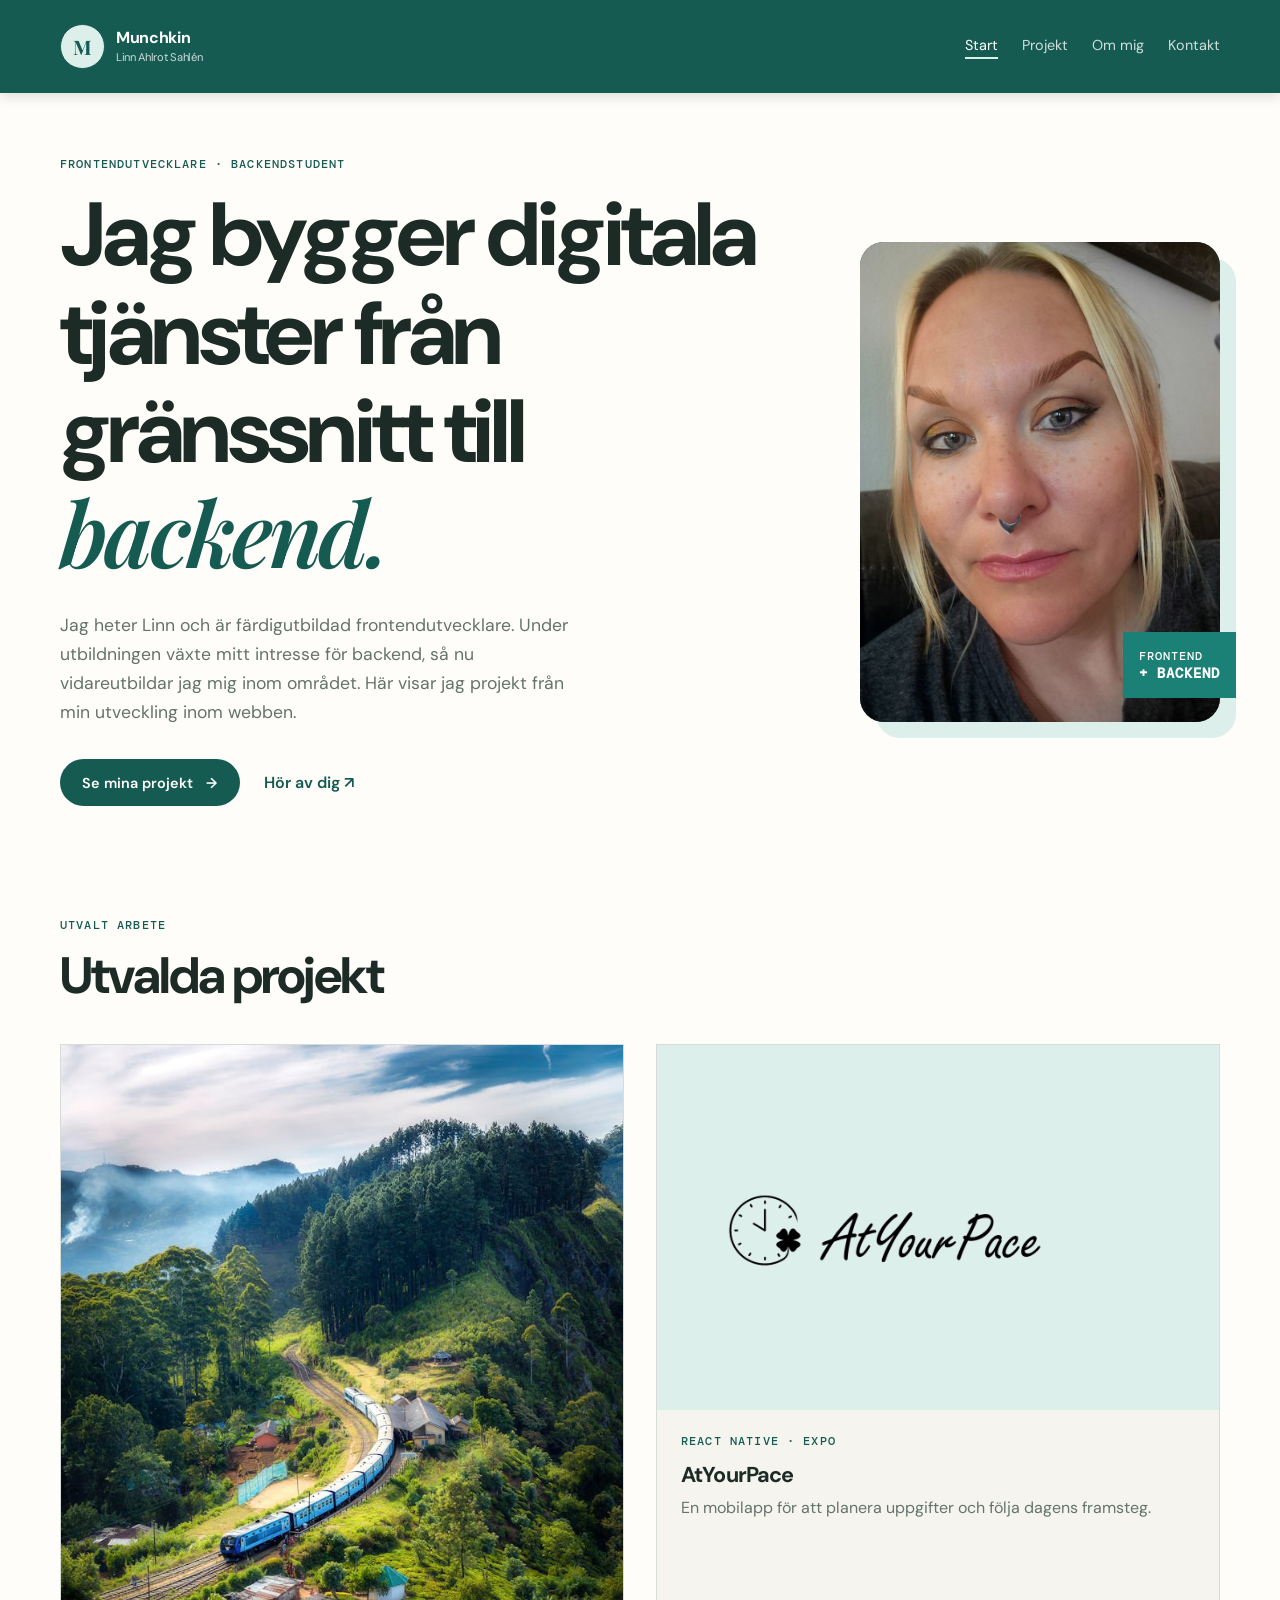
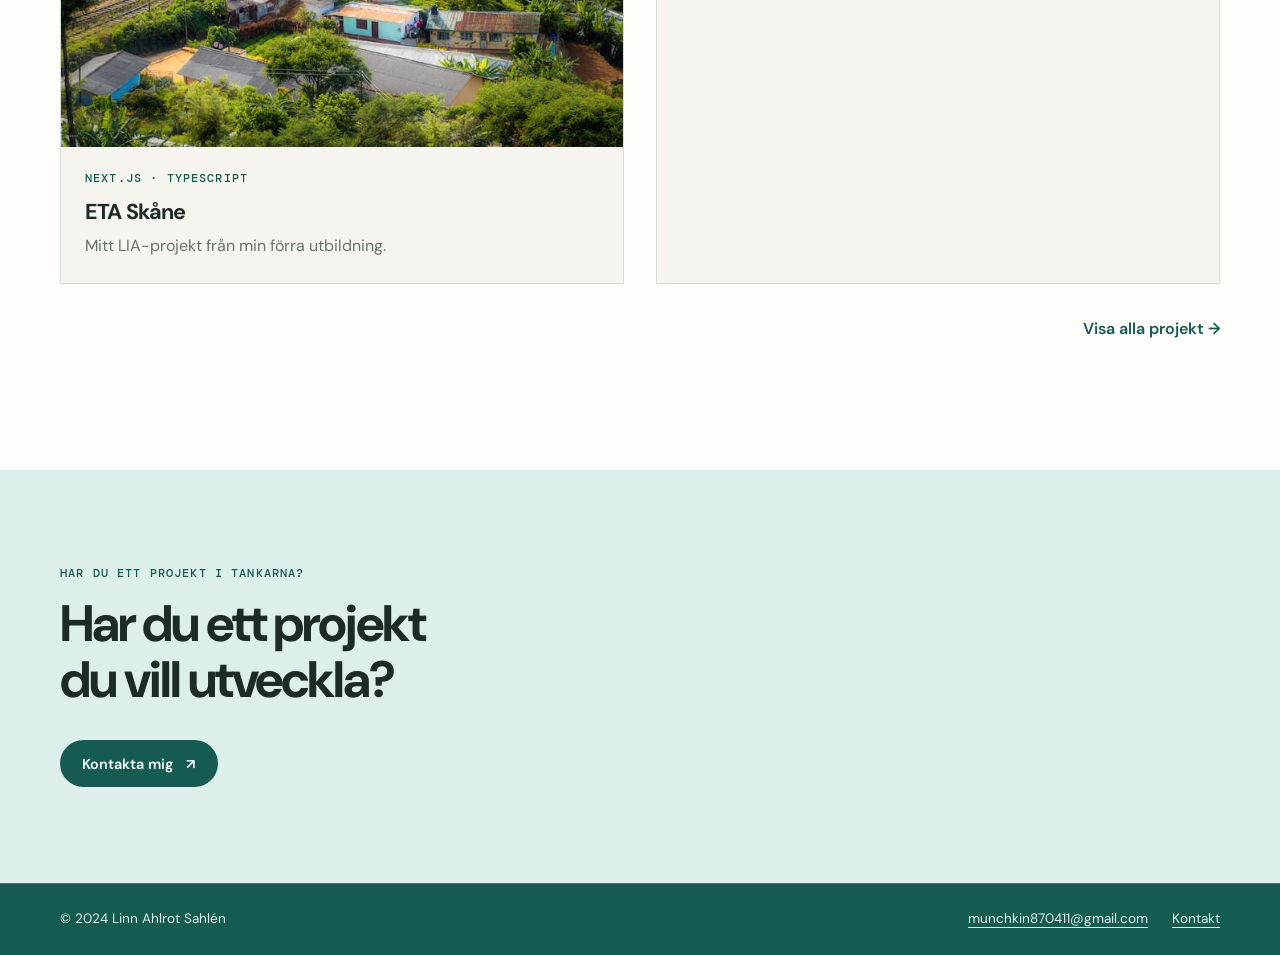
<file: index.html>
<!doctype html>
<html lang="sv">
  <head>
    <meta charset="utf-8">
    <meta name="viewport" content="width=device-width, initial-scale=1">
    <meta name="description" content="Linn Ahlrot Sahléns portfolio inom webbutveckling och digital design.">
    <title>Linn Ahlrot Sahlén | Portfolio</title>
    <link rel="stylesheet" href="css/style.css">
    <link rel="stylesheet" href="css/home.css">
  </head>
  <body>
    <header class="site-header">
      <div class="content-width header-bar">
        <a class="brand" href="index.html" aria-label="Munchkin – Linn Ahlrot Sahléns startsida">
          <span class="brand-mark" aria-hidden="true">M</span>
          <span class="brand-name">
            <strong>Munchkin</strong>
            <small>Linn Ahlrot Sahlén</small>
          </span>
        </a>
        <input type="checkbox" id="nav-toggle" class="nav-toggle-input">
        <label class="nav-toggle-label" for="nav-toggle">
          <span class="visually-hidden">Meny</span>
          <span class="nav-toggle-icon" aria-hidden="true"></span>
        </label>
        <nav class="site-nav" aria-label="Huvudnavigation">
          <a class="active" href="index.html">Start</a>
          <a href="projects.html">Projekt</a>
          <a href="about.html">Om mig</a>
          <a href="contact.html">Kontakt</a>
        </nav>
      </div>
    </header>

    <main>
      <section class="hero content-width">
        <div class="hero-content">
          <p class="eyebrow">Frontendutvecklare · Backendstudent</p>
          <h1>Jag bygger digitala tjänster från gränssnitt till <em>backend.</em></h1>
          <p class="hero-text">
            Jag heter Linn och är färdigutbildad frontendutvecklare. Under utbildningen växte mitt intresse för backend, så nu vidareutbildar jag mig inom området. Här visar jag projekt från min utveckling inom webben.
          </p>
          <div class="button-row">
            <a class="button button-primary" href="projects.html">Se mina projekt <span aria-hidden="true">→</span></a>
            <a class="text-link" href="contact.html">Hör av dig <span aria-hidden="true">↗</span></a>
          </div>
        </div>
        <div class="hero-visual">
          <div class="portrait-frame">
            <img src="assets/linn-portrait.jpg" width="768" height="1024" alt="Porträtt av Linn">
          </div>
          <p class="hero-badge">FRONTEND<br><strong>+ BACKEND</strong></p>
        </div>
      </section>

      <section class="featured-projects content-width" aria-labelledby="selected-title">
        <div class="section-heading">
          <p class="eyebrow">Utvalt arbete</p>
          <h2 id="selected-title">Utvalda projekt</h2>
        </div>
        <div class="project-preview-grid">
          <article class="project-card">
            <a class="project-image" href="projects.html#eta-skane">
              <img src="assets/eta-skane.jpg" width="800" height="520" alt="Resebild från webbprojektet ETA Skåne">
            </a>
            <div class="project-card-body">
              <p class="project-type">Next.js · TypeScript</p>
              <h3><a href="projects.html#eta-skane">ETA Skåne</a></h3>
              <p>Mitt LIA-projekt från min förra utbildning.</p>
            </div>
          </article>
          <article class="project-card">
            <a class="project-image project-image-logo" href="projects.html#atyourpace">
              <img src="assets/atyourpace-logo.png" width="2000" height="400" alt="AtYourPace-logotyp med en klocka och en fyrklöver">
            </a>
            <div class="project-card-body">
              <p class="project-type">React Native · Expo</p>
              <h3><a href="projects.html#atyourpace">AtYourPace</a></h3>
              <p>En mobilapp för att planera uppgifter och följa dagens framsteg.</p>
            </div>
          </article>
        </div>
        <a class="text-link section-link" href="projects.html">Visa alla projekt <span aria-hidden="true">→</span></a>
      </section>

      <section class="cta-band" aria-label="Kontakt">
        <div class="content-width cta-content">
          <p class="eyebrow">Har du ett projekt i tankarna?</p>
          <h2>Har du ett projekt<br>du vill utveckla?</h2>
          <a class="button button-primary" href="contact.html">Kontakta mig <span aria-hidden="true">↗</span></a>
        </div>
      </section>
    </main>

    <footer class="site-footer">
      <div class="content-width footer-content">
        <p>© 2024 Linn Ahlrot Sahlén</p>
        <div class="footer-links">
          <a href="mailto:munchkin870411@gmail.com">munchkin870411@gmail.com</a>
          <a href="contact.html">Kontakt</a>
        </div>
      </div>
    </footer>
  </body>
</html>
</file>
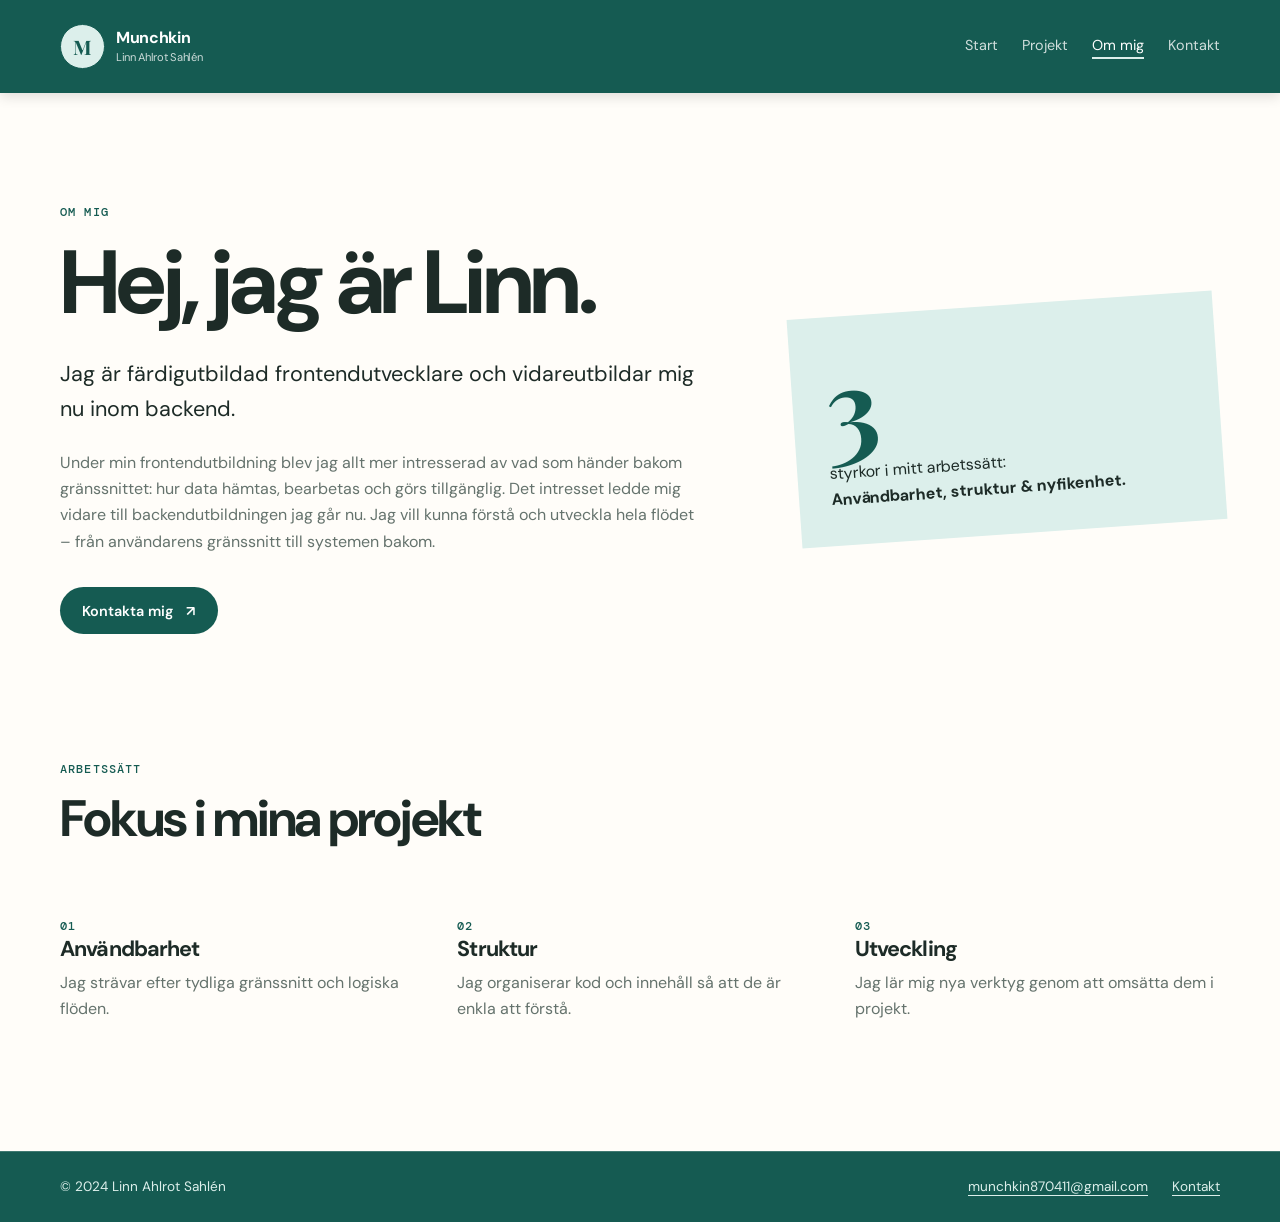
<file: about.html>
<!doctype html>
<html lang="sv">
  <head>
    <meta charset="utf-8">
    <meta name="viewport" content="width=device-width, initial-scale=1">
    <meta name="description" content="Läs mer om Linn Ahlrot Sahlén och hennes arbetssätt.">
    <title>Om mig | Linn Ahlrot Sahlén</title>
    <link rel="stylesheet" href="css/style.css">
    <link rel="stylesheet" href="css/about.css">
  </head>
  <body>
    <header class="site-header">
      <div class="content-width header-bar">
        <a class="brand" href="index.html" aria-label="Munchkin – Linn Ahlrot Sahléns startsida">
          <span class="brand-mark" aria-hidden="true">M</span>
          <span class="brand-name">
            <strong>Munchkin</strong>
            <small>Linn Ahlrot Sahlén</small>
          </span>
        </a>
        <input type="checkbox" id="nav-toggle" class="nav-toggle-input">
        <label class="nav-toggle-label" for="nav-toggle">
          <span class="visually-hidden">Meny</span>
          <span class="nav-toggle-icon" aria-hidden="true"></span>
        </label>
        <nav class="site-nav" aria-label="Huvudnavigation">
          <a href="index.html">Start</a>
          <a href="projects.html">Projekt</a>
          <a class="active" href="about.html">Om mig</a>
          <a href="contact.html">Kontakt</a>
        </nav>
      </div>
    </header>

    <main>
      <section class="about-hero content-width">
              <div class="about-copy">
          <p class="eyebrow">Om mig</p>
          <h1>Hej, jag är Linn.</h1>
          <p class="lead">Jag är färdigutbildad frontendutvecklare och vidareutbildar mig nu inom backend.</p>
          <p>Under min frontendutbildning blev jag allt mer intresserad av vad som händer bakom gränssnittet: hur data hämtas, bearbetas och görs tillgänglig. Det intresset ledde mig vidare till backendutbildningen jag går nu. Jag vill kunna förstå och utveckla hela flödet – från användarens gränssnitt till systemen bakom.</p>
          <a class="button button-primary" href="contact.html">Kontakta mig <span aria-hidden="true">↗</span></a>
        </div>
        <div class="strengths-card">
          <span class="strengths-number">3</span>
          <p>styrkor i mitt arbetssätt:<br><strong>Användbarhet, struktur &amp; nyfikenhet.</strong></p>
        </div>
      </section>

      <section class="values-section content-width" aria-labelledby="values-title">
        <div class="section-heading">
          <p class="eyebrow">Arbetssätt</p>
          <h2 id="values-title">Fokus i mina projekt</h2>
        </div>
        <div class="values-grid">
          <article>
            <span class="value-number">01</span>
            <h3>Användbarhet</h3>
            <p>Jag strävar efter tydliga gränssnitt och logiska flöden.</p>
          </article>
          <article>
            <span class="value-number">02</span>
            <h3>Struktur</h3>
            <p>Jag organiserar kod och innehåll så att de är enkla att förstå.</p>
          </article>
          <article>
            <span class="value-number">03</span>
            <h3>Utveckling</h3>
            <p>Jag lär mig nya verktyg genom att omsätta dem i projekt.</p>
          </article>
        </div>
      </section>
    </main>

    <footer class="site-footer">
      <div class="content-width footer-content">
        <p>© 2024 Linn Ahlrot Sahlén</p>
        <div class="footer-links">
          <a href="mailto:munchkin870411@gmail.com">munchkin870411@gmail.com</a>
          <a href="contact.html">Kontakt</a>
        </div>
      </div>
    </footer>
  </body>
</html>
</file>
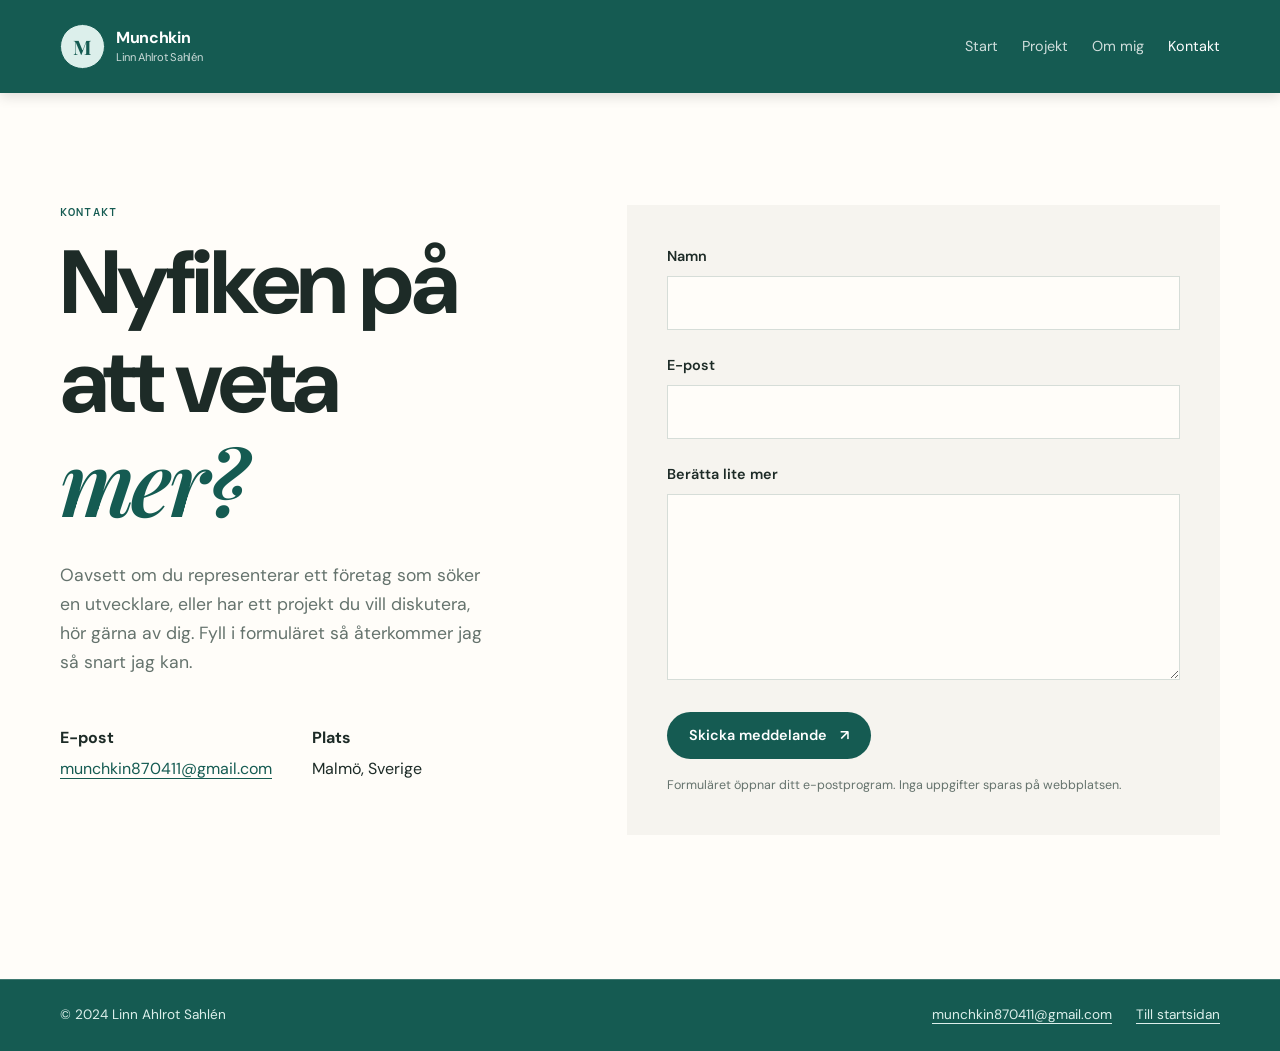
<file: contact.html>
<!doctype html>
<html lang="sv">
  <head>
    <meta charset="utf-8">
    <meta name="viewport" content="width=device-width, initial-scale=1">
    <meta name="description" content="Kontakta Linn Ahlrot Sahlén om ett webbprojekt.">
    <title>Kontakt | Linn Ahlrot Sahlén</title>
    <link rel="stylesheet" href="css/style.css">
    <link rel="stylesheet" href="css/contact.css">
  </head>
  <body>
    <header class="site-header">
      <div class="content-width header-bar">
        <a class="brand" href="index.html" aria-label="Munchkin – Linn Ahlrot Sahléns startsida">
          <span class="brand-mark" aria-hidden="true">M</span>
          <span class="brand-name">
            <strong>Munchkin</strong>
            <small>Linn Ahlrot Sahlén</small>
          </span>
        </a>
        <input type="checkbox" id="nav-toggle" class="nav-toggle-input">
        <label class="nav-toggle-label" for="nav-toggle">
          <span class="visually-hidden">Meny</span>
          <span class="nav-toggle-icon" aria-hidden="true"></span>
        </label>
        <nav class="site-nav" aria-label="Huvudnavigation">
          <a href="index.html">Start</a>
          <a href="projects.html">Projekt</a>
          <a href="about.html">Om mig</a>
          <a class="active" href="contact.html">Kontakt</a>
        </nav>
      </div>
    </header>

    <main>
      <section class="contact-layout content-width">
        <div class="contact-intro">
          <p class="eyebrow">Kontakt</p>
          <h1>Nyfiken på att veta <em>mer?</em></h1>
          <p>Oavsett om du representerar ett företag som söker en utvecklare, eller har ett projekt du vill diskutera, hör gärna av dig. Fyll i formuläret så återkommer jag så snart jag kan.</p>
          <div class="contact-details">
            <p>
              <strong>E-post</strong>
              <a href="mailto:munchkin870411@gmail.com">munchkin870411@gmail.com</a>
            </p>
            <p>
              <strong>Plats</strong>
              <span>Malmö, Sverige</span>
            </p>
          </div>
        </div>

        <form class="contact-form" action="mailto:munchkin870411@gmail.com" method="post" enctype="text/plain">
          <div class="form-field">
            <label for="name">Namn</label>
            <input id="name" name="name" type="text" autocomplete="name" required>
          </div>
          <div class="form-field">
            <label for="email">E-post</label>
            <input id="email" name="email" type="email" autocomplete="email" required>
          </div>
          <div class="form-field">
            <label for="message">Berätta lite mer</label>
            <textarea id="message" name="message" rows="6" required></textarea>
          </div>
          <button class="button button-primary" type="submit">Skicka meddelande <span aria-hidden="true">↗</span></button>
          <p class="form-note">Formuläret öppnar ditt e-postprogram. Inga uppgifter sparas på webbplatsen.</p>
        </form>
      </section>
    </main>

    <footer class="site-footer">
      <div class="content-width footer-content">
        <p>© 2024 Linn Ahlrot Sahlén</p>
        <div class="footer-links">
          <a href="mailto:munchkin870411@gmail.com">munchkin870411@gmail.com</a>
          <a href="index.html">Till startsidan</a>
        </div>
      </div>
    </footer>
  </body>
</html>
</file>
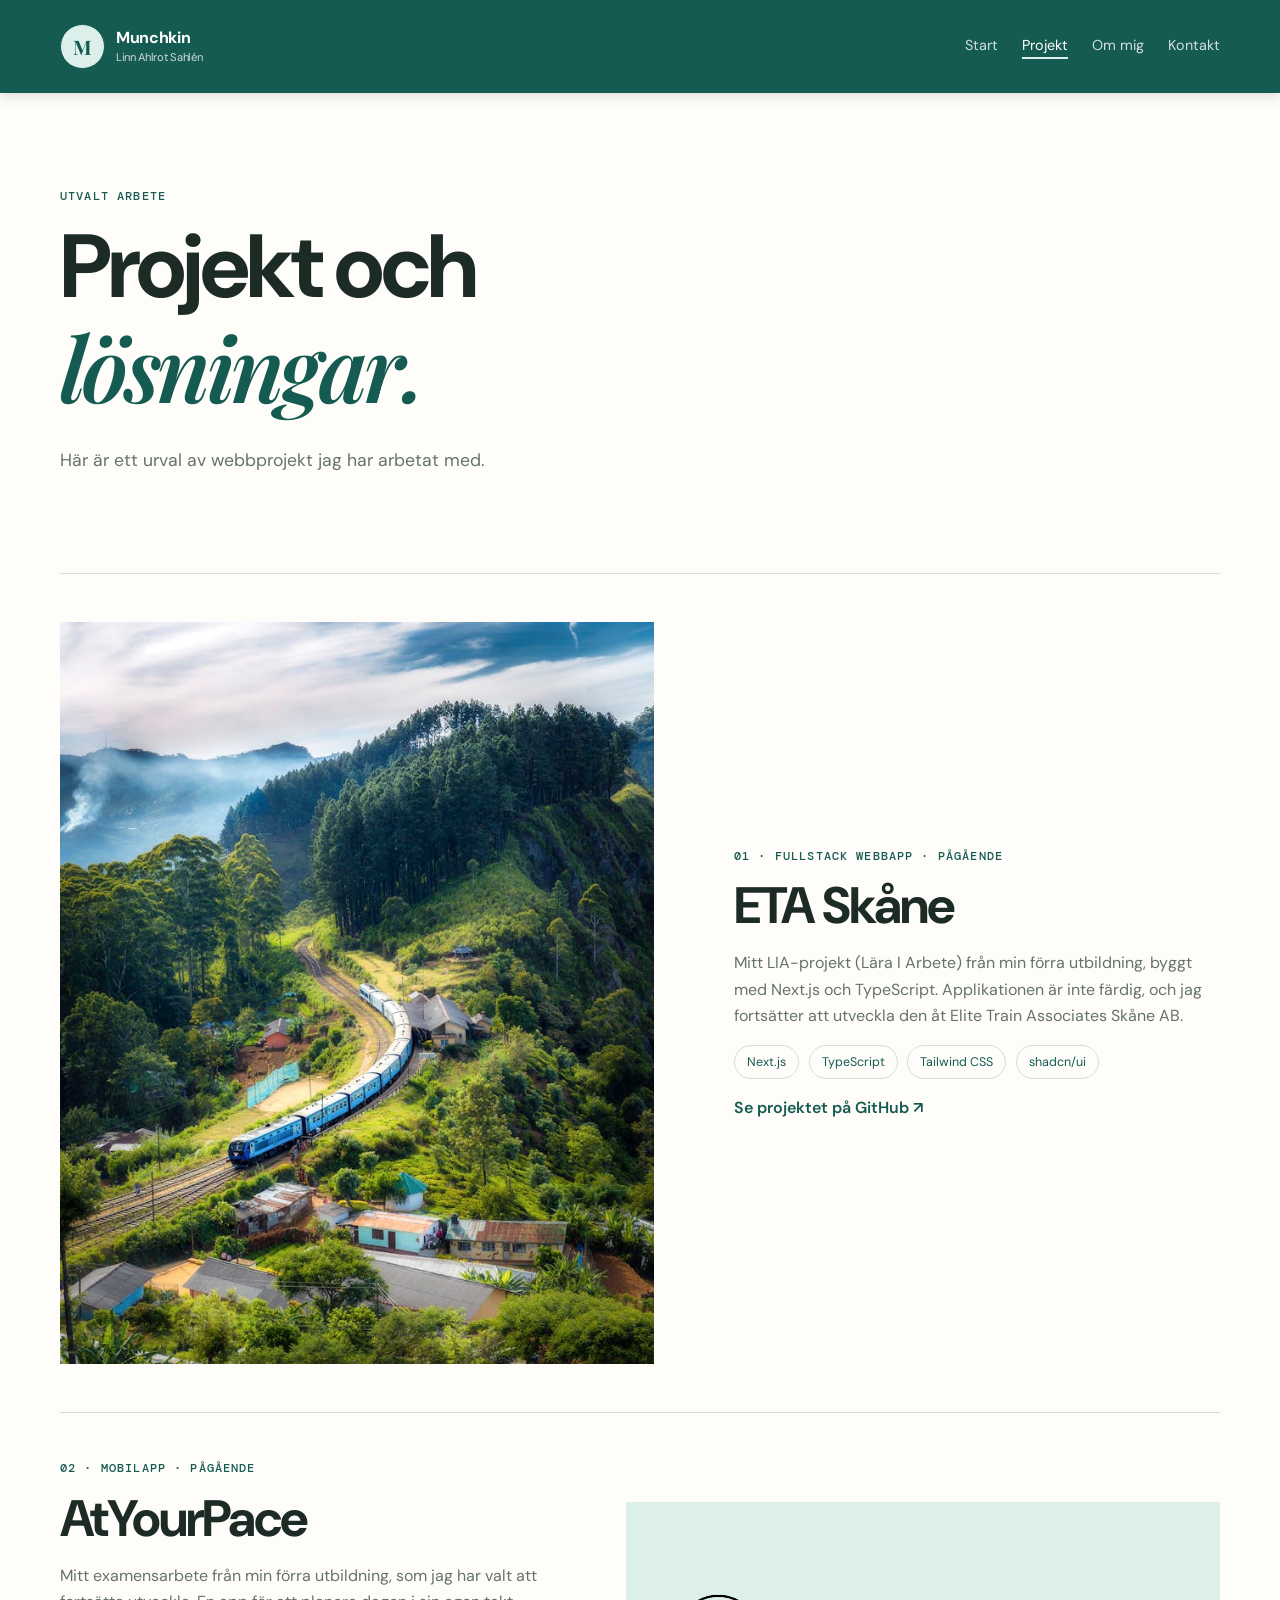
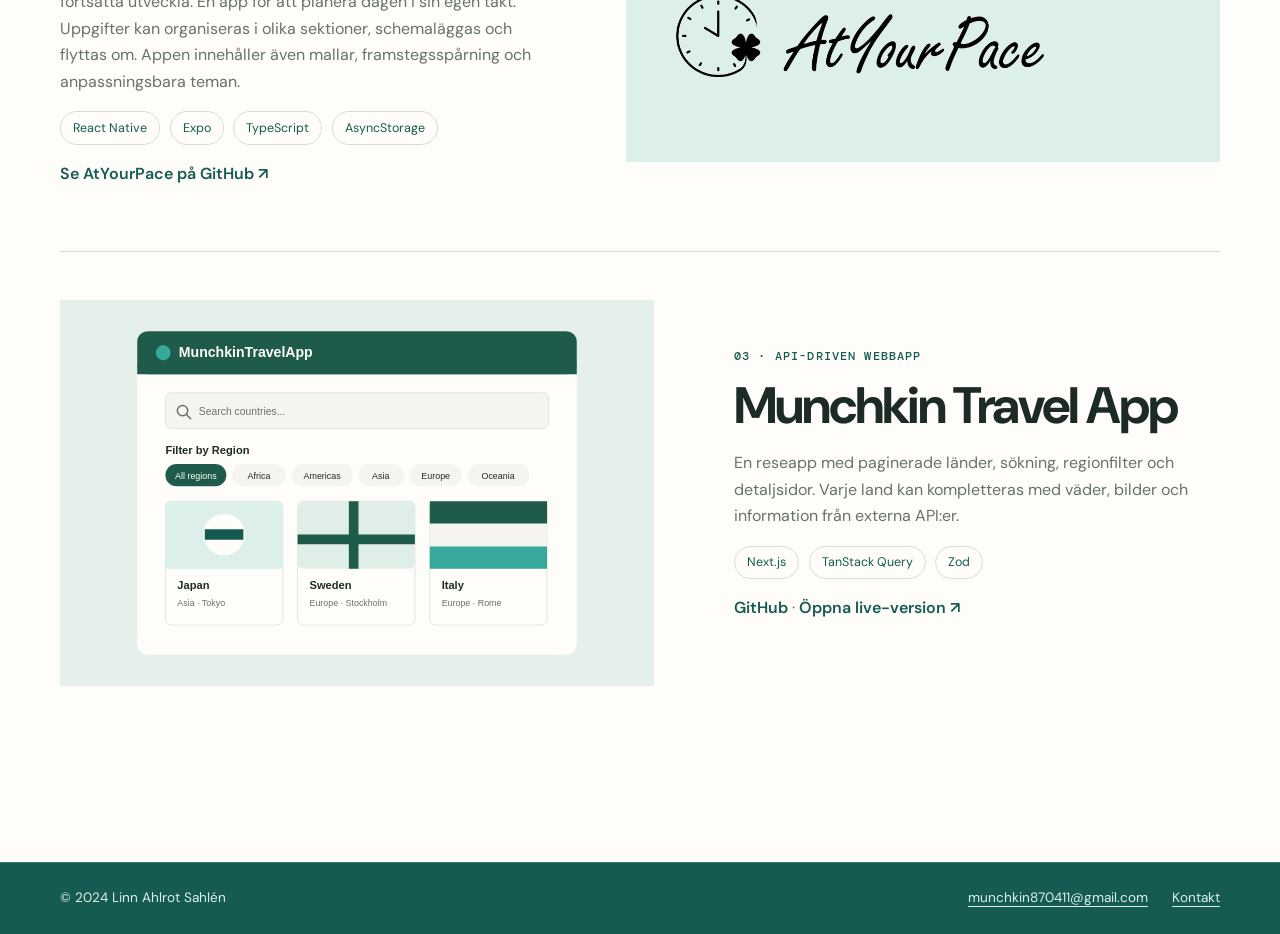
<file: projects.html>
<!doctype html>
<html lang="sv">
  <head>
    <meta charset="utf-8">
    <meta name="viewport" content="width=device-width, initial-scale=1">
    <meta name="description" content="Se Linn Ahlrot Sahléns utvalda webb- och designprojekt.">
    <title>Projekt | Linn Ahlrot Sahlén</title>
    <link rel="stylesheet" href="css/style.css">
    <link rel="stylesheet" href="css/projects.css">
  </head>
  <body>
    <header class="site-header">
      <div class="content-width header-bar">
        <a class="brand" href="index.html" aria-label="Munchkin – Linn Ahlrot Sahléns startsida">
          <span class="brand-mark" aria-hidden="true">M</span>
          <span class="brand-name">
            <strong>Munchkin</strong>
            <small>Linn Ahlrot Sahlén</small>
          </span>
        </a>
        <input type="checkbox" id="nav-toggle" class="nav-toggle-input">
        <label class="nav-toggle-label" for="nav-toggle">
          <span class="visually-hidden">Meny</span>
          <span class="nav-toggle-icon" aria-hidden="true"></span>
        </label>
        <nav class="site-nav" aria-label="Huvudnavigation">
          <a href="index.html">Start</a>
          <a class="active" href="projects.html">Projekt</a>
          <a href="about.html">Om mig</a>
          <a href="contact.html">Kontakt</a>
        </nav>
      </div>
    </header>

    <main>
      <section class="page-intro content-width">
        <p class="eyebrow">Utvalt arbete</p>
        <h1>Projekt och <em>lösningar.</em></h1>
        <p>Här är ett urval av webbprojekt jag har arbetat med.</p>
      </section>

      <section class="projects-list content-width" aria-label="Projektlista">
        <article class="project-detail" id="eta-skane">
          <div class="detail-image">
            <img src="assets/eta-skane.jpg" width="800" height="520" alt="Resebild från ETA Skåne">
          </div>
          <div class="detail-copy">
            <p class="project-type">01 · Fullstack webbapp · Pågående</p>
            <h2>ETA Skåne</h2>
            <p>Mitt LIA-projekt (Lära I Arbete) från min förra utbildning, byggt med Next.js och TypeScript. Applikationen är inte färdig, och jag fortsätter att utveckla den åt Elite Train Associates Skåne AB.</p>
            <ul class="tag-list">
              <li>Next.js</li>
              <li>TypeScript</li>
              <li>Tailwind CSS</li>
              <li>shadcn/ui</li>
            </ul>
            <p>
              <a class="text-link" href="https://github.com/munchkin870411/ETA-Skane" target="_blank" rel="noopener noreferrer">Se projektet på GitHub ↗</a>
            </p>
          </div>
        </article>

        <article class="project-detail project-detail-reverse" id="atyourpace">
          <div class="detail-image detail-image-logo">
            <img src="assets/atyourpace-logo.png" width="2000" height="400" alt="AtYourPace-logotyp med en klocka och en fyrklöver">
          </div>
          <div class="detail-copy">
            <p class="project-type">02 · Mobilapp · Pågående</p>
            <h2>AtYourPace</h2>
            <p>Mitt examensarbete från min förra utbildning, som jag har valt att fortsätta utveckla. En app för att planera dagen i sin egen takt. Uppgifter kan organiseras i olika sektioner, schemaläggas och flyttas om. Appen innehåller även mallar, framstegsspårning och anpassningsbara teman.</p>
            <ul class="tag-list">
              <li>React Native</li>
              <li>Expo</li>
              <li>TypeScript</li>
              <li>AsyncStorage</li>
            </ul>
            <p>
              <a class="text-link" href="https://github.com/munchkin870411/atyourpace" target="_blank" rel="noopener noreferrer">Se AtYourPace på GitHub ↗</a>
            </p>
          </div>
        </article>

        <article class="project-detail" id="munchkin-travel">
          <div class="detail-image">
            <img src="assets/travel-app.svg" width="800" height="520" alt="Illustration av Munchkin Travel Apps landsökning och landkort">
          </div>
          <div class="detail-copy">
            <p class="project-type">03 · API-driven webbapp</p>
            <h2>Munchkin Travel App</h2>
            <p>En reseapp med paginerade länder, sökning, regionfilter och detaljsidor. Varje land kan kompletteras med väder, bilder och information från externa API:er.</p>
            <ul class="tag-list">
              <li>Next.js</li>
              <li>TanStack Query</li>
              <li>Zod</li>
            </ul>
            <p>
              <a class="text-link" href="https://github.com/munchkin870411/fe24-linn-ahlrot-js3-slutprojekt" target="_blank" rel="noopener noreferrer">GitHub</a>
              ·
              <a class="text-link" href="https://fe24-linn-ahlrot-js3-slutprojekt.vercel.app/" target="_blank" rel="noopener noreferrer">Öppna live-version ↗</a>
            </p>
          </div>
        </article>
      </section>
    </main>

    <footer class="site-footer">
      <div class="content-width footer-content">
        <p>© 2024 Linn Ahlrot Sahlén</p>
        <div class="footer-links">
          <a href="mailto:munchkin870411@gmail.com">munchkin870411@gmail.com</a>
          <a href="contact.html">Kontakt</a>
        </div>
      </div>
    </footer>
  </body>
</html>
</file>
<file: css/style.css>
@import url('https://fonts.googleapis.com/css2?family=DM+Mono:wght@400;500&family=DM+Sans:wght@400;500;600;700&family=Playfair+Display:ital,wght@0,600;0,700;1,600;1,700&display=swap');

:root {
  --ink: #1d2b27;
  --muted: #65736d;
  --cream: #f6f4ef;
  --paper: #fffdf9;
  --green: #155b52;
  --mint: #dcefeb;
  --turquoise: #1b8176;
  --line: #d6ddd8;
  --max-width: 1160px;
}

* {
  box-sizing: border-box;
}

html {
  scroll-behavior: smooth;
}

body {
  margin: 0;
  background: var(--paper);
  color: var(--ink);
  font-family: "DM Sans", Arial, sans-serif;
  line-height: 1.65;
}

img {
  display: block;
  max-width: 100%;
  height: auto;
}

a {
  color: inherit;
}

a:focus-visible,
input:focus-visible,
textarea:focus-visible,
button:focus-visible {
  outline: 3px solid var(--turquoise);
  outline-offset: 4px;
}

.brand:focus-visible,
.footer-links a:focus-visible {
  outline-color: white;
}

.content-width {
  width: min(var(--max-width), calc(100% - 2rem));
  margin-inline: auto;
}

.site-header {
  position: sticky;
  top: 0;
  z-index: 10;
  background: var(--green);
  color: white;
  box-shadow: 0 .25rem .75rem rgb(0 0 0 / 12%);
}

.header-bar {
  position: relative;
  display: flex;
  align-items: flex-start;
  flex-direction: column;
  gap: 1rem;
  padding-block: 1.5rem;
}

.visually-hidden {
  position: absolute;
  width: 1px;
  height: 1px;
  margin: -1px;
  padding: 0;
  overflow: hidden;
  clip-path: inset(50%);
  white-space: nowrap;
  border: 0;
}

.nav-toggle-input {
  position: absolute;
  top: 1.5rem;
  right: 0;
  z-index: 3;
  width: 2.8rem;
  height: 2.8rem;
  margin: 0;
  opacity: 0;
  cursor: pointer;
}

.nav-toggle-label {
  position: absolute;
  top: 1.5rem;
  right: 0;
  z-index: 2;
  display: grid;
  place-items: center;
  width: 2.8rem;
  height: 2.8rem;
  border: 1px solid var(--line);
  border-radius: 50%;
  background: var(--paper);
  cursor: pointer;
}

.nav-toggle-icon,
.nav-toggle-icon::before,
.nav-toggle-icon::after {
  display: block;
  width: 1.3rem;
  height: 2px;
  border-radius: 2px;
  background: var(--ink);
  transition: transform .25s ease, top .25s ease, background-color .25s ease;
}

.nav-toggle-icon {
  position: relative;
}

.nav-toggle-icon::before,
.nav-toggle-icon::after {
  position: absolute;
  left: 0;
  content: "";
}

.nav-toggle-icon::before {
  top: -.45rem;
}

.nav-toggle-icon::after {
  top: .45rem;
}

.nav-toggle-input:focus-visible ~ .nav-toggle-label {
  outline: 3px solid var(--turquoise);
  outline-offset: 3px;
}

.nav-toggle-input:checked ~ .nav-toggle-label .nav-toggle-icon {
  background: transparent;
}

.nav-toggle-input:checked ~ .nav-toggle-label .nav-toggle-icon::before {
  top: 0;
  transform: rotate(45deg);
}

.nav-toggle-input:checked ~ .nav-toggle-label .nav-toggle-icon::after {
  top: 0;
  transform: rotate(-45deg);
}

.brand {
  display: flex;
  align-items: center;
  gap: .7rem;
  text-decoration: none;
  letter-spacing: -.02em;
}

.brand-mark,
.brand-name strong {
  transition: background-color .2s ease, color .2s ease;
}

.brand-mark {
  display: grid;
  place-items: center;
  width: 2.8rem;
  height: 2.8rem;
  border: 1px solid var(--green);
  border-radius: 50%;
  background: var(--mint);
  color: var(--green);
  font: 700 1.25rem "Playfair Display", Georgia, serif;
}

.brand-name {
  display: flex;
  flex-direction: column;
  line-height: 1.15;
}

.brand-name strong {
  font-size: 1rem;
  font-weight: 700;
}

.brand-name small {
  margin-top: .2rem;
  color: rgba(255, 255, 255, .78);
  font-size: .7rem;
  font-weight: 400;
}

.site-nav {
  display: none;
  position: absolute;
  top: calc(100% + .5rem);
  right: 0;
  left: 0;
  z-index: 1;
  flex-direction: column;
  gap: 0;
  padding: .5rem 1rem;
  border: 1px solid var(--line);
  background: var(--paper);
  box-shadow: 0 1rem 2rem rgb(29 43 39 / 12%);
  font-size: 1rem;
}

.nav-toggle-input:checked ~ .site-nav {
  display: flex;
}

.site-nav a {
  padding: .9rem .25rem;
  border-bottom: 1px solid var(--line);
  color: var(--muted);
  text-decoration: none;
  text-underline-offset: .35rem;
  transition: color .2s ease;
}

.site-nav a:last-child {
  border-bottom: 0;
}

.site-nav .active {
  color: var(--ink);
  border-bottom: 2px solid var(--turquoise);
}

h1,
h2,
h3,
p {
  margin-top: 0;
}

h1,
h2,
h3 {
  line-height: 1.1;
  letter-spacing: -.04em;
}

h1 {
  max-width: 760px;
  margin-bottom: 1.5rem;
  font-size: clamp(2.7rem, 7vw, 5.7rem);
}

h2 {
  font-size: clamp(2rem, 4vw, 3.2rem);
}

h3 {
  font-size: 1.35rem;
}

em {
  color: var(--green);
  font-family: "Playfair Display", Georgia, serif;
  font-weight: 600;
}

.eyebrow,
.project-type,
.value-number {
  margin-bottom: .9rem;
  color: var(--green);
  font: 500 .72rem "DM Mono", monospace;
  letter-spacing: .1em;
  text-transform: uppercase;
}

.button {
  display: inline-flex;
  align-items: center;
  gap: .8rem;
  border: 0;
  border-radius: 999px;
  padding: .9rem 1.4rem;
  font: 600 .9rem "DM Sans", sans-serif;
  text-decoration: none;
  cursor: pointer;
  transition: background-color .2s ease, color .2s ease, box-shadow .2s ease, transform .2s ease;
}

.button-primary {
  background: var(--green);
  color: white;
}

.text-link {
  color: var(--green);
  font-weight: 600;
  text-decoration: none;
  text-underline-offset: .3rem;
  transition: color .2s ease;
}

.footer-links a {
  text-underline-offset: .25rem;
  transition: color .2s ease;
}

@media (hover: hover) {
  .brand:hover .brand-mark {
    background: var(--green);
    color: white;
  }

  .brand:hover .brand-name strong {
    color: var(--mint);
  }

  .site-nav a:not(.active):hover {
    color: var(--ink);
    text-decoration: underline;
  }

  .button:hover {
    box-shadow: 0 .6rem 1.2rem rgb(29 43 39 / 22%);
    transform: translateY(-3px);
  }

  .button-primary:hover {
    background: var(--turquoise);
  }

  .text-link:hover,
  .footer-links a:hover {
    color: var(--turquoise);
    text-decoration: underline;
  }

  .footer-links a:hover {
    color: white;
  }
}

.button:active {
  box-shadow: none;
  transform: translateY(0) scale(.98);
}

.section-heading {
  margin-bottom: 2.5rem;
}

.section-heading h2 {
  max-width: 500px;
  margin-bottom: 0;
}

.site-footer {
  background: var(--green);
  border-top: 1px solid rgba(255, 255, 255, .18);
  color: var(--mint);
  font-size: .85rem;
}

.footer-content {
  display: flex;
  align-items: flex-start;
  flex-direction: column;
  gap: .5rem;
  padding-block: 1.5rem;
}

.footer-content p {
  margin-bottom: 0;
}

.footer-links {
  display: flex;
  flex-direction: column;
  gap: .5rem;
}

@media (prefers-reduced-motion: reduce) {
  *,
  *::before,
  *::after {
    scroll-behavior: auto !important;
    transition-duration: .01ms !important;
    animation-duration: .01ms !important;
    animation-iteration-count: 1 !important;
  }
}

@media (min-width: 640px) {
  .content-width {
    width: min(var(--max-width), calc(100% - 2.5rem));
  }

  .footer-content,
  .footer-links {
    flex-direction: row;
  }

  .footer-content {
    justify-content: space-between;
  }

  .footer-links {
    gap: 1.5rem;
  }
}

@media (min-width: 1024px) {
  .header-bar {
    align-items: center;
    flex-direction: row;
    justify-content: space-between;
    gap: 1.5rem;
  }

  .nav-toggle-input,
  .nav-toggle-label {
    display: none;
  }

  .site-nav {
    position: static;
    display: flex;
    flex-direction: row;
    gap: 1.5rem;
    padding: 0;
    border: 0;
    background: none;
    box-shadow: none;
    font-size: .9rem;
  }

  .site-nav a {
    padding: 0;
    border-bottom: 0;
    color: rgba(255, 255, 255, .8);
  }

  .site-nav .active {
    color: white;
    border-bottom: 2px solid var(--mint);
  }

  .site-nav a:not(.active):hover {
    color: white;
    text-decoration: underline;
  }

  .site-nav a:focus-visible {
    outline-color: white;
  }

  .section-heading {
    align-items: end;
    flex-direction: row;
    justify-content: space-between;
    gap: 2rem;
  }
}
</file>
<file: css/home.css>
.hero {
  display: flex;
  flex-direction: column;
  gap: 3rem;
  min-height: auto;
  padding-block: 4rem 5rem;
}

.hero-content {
  flex: 1;
}

.hero-text {
  max-width: 520px;
  margin-bottom: 2rem;
  color: var(--muted);
  font-size: 1.1rem;
}

.button-row {
  display: flex;
  align-items: center;
  gap: 1.5rem;
  flex-wrap: wrap;
}

.hero-visual {
  position: relative;
  width: min(80%, 360px);
  max-width: 430px;
  margin-inline: auto;
}

.portrait-frame {
  overflow: hidden;
  border-radius: 1.5rem;
  background: var(--green);
  box-shadow: 1rem 1rem 0 var(--mint);
}

.portrait-frame img {
  width: 100%;
}

.hero-badge {
  position: absolute;
  right: -2rem;
  bottom: 1rem;
  margin: 0;
  padding: 1rem;
  background: var(--turquoise);
  color: white;
  font: 500 .75rem "DM Mono", monospace;
  letter-spacing: .08em;
}

.hero-badge strong {
  font-size: .9rem;
}

.featured-projects {
  padding-bottom: 8rem;
}

.project-preview-grid {
  display: grid;
  grid-template-columns: 1fr;
  gap: 2rem;
}

.project-card {
  overflow: hidden;
  border: 1px solid var(--line);
  background: var(--cream);
  transition: border-color .25s ease, box-shadow .25s ease, transform .25s ease;
}

.project-image {
  display: block;
  overflow: hidden;
}

.project-image-logo {
  display: grid;
  aspect-ratio: 800 / 520;
  place-items: center;
  padding: 2rem;
  background: var(--mint);
}

.project-image-logo img {
  width: 90%;
}

.project-image img {
  transition: transform .35s ease;
}

.project-card-body {
  padding: 1.5rem;
}

.project-card-body h3 {
  margin-bottom: .5rem;
}

.project-card-body h3 a {
  text-decoration: none;
  transition: color .2s ease;
}

.project-card:focus-within {
  border-color: var(--turquoise);
  box-shadow: 0 .8rem 2rem rgb(29 43 39 / 12%);
  transform: translateY(-3px);
}

.project-card:focus-within .project-image img {
  transform: scale(1.03);
}

@media (hover: hover) {
  .project-card:hover {
    border-color: var(--turquoise);
    box-shadow: 0 .8rem 2rem rgb(29 43 39 / 12%);
    transform: translateY(-3px);
  }

  .project-image:hover img {
    transform: scale(1.03);
  }

  .project-card-body h3 a:hover {
    color: var(--turquoise);
  }
}

@media (prefers-reduced-motion: reduce) {
  .project-card,
  .project-image img,
  .project-card-body h3 a {
    transition: none;
  }
}

.project-card-body p:last-child {
  margin-bottom: 0;
  color: var(--muted);
}

.section-link {
  display: block;
  width: fit-content;
  margin: 2rem 0 0 auto;
}

.cta-band {
  background: var(--mint);
}

.cta-content {
  padding-block: 6rem;
}

.cta-content .eyebrow {
  color: var(--green);
}

.cta-content h2 {
  max-width: 650px;
  margin-bottom: 2rem;
}

@media (min-width: 640px) {
  .project-preview-grid {
    grid-template-columns: repeat(2, 1fr);
  }
}

@media (min-width: 1024px) {
  .hero {
    flex-direction: row;
    align-items: center;
    gap: 4rem;
    min-height: 690px;
    padding-block: 4rem 7rem;
  }

  .hero-visual {
    flex: 0 1 360px;
    width: auto;
    margin-inline: 0;
  }

  .hero-badge {
    right: -1rem;
    bottom: 1.5rem;
  }
}
</file>
<file: css/about.css>
.about-hero {
  display: grid;
  grid-template-columns: 1fr;
  gap: 3rem;
  align-items: center;
  padding-block: 4rem 5rem;
}

.about-copy {
  max-width: 650px;
}

.about-copy > p:not(.eyebrow):not(.lead) {
  color: var(--muted);
}

.about-copy .lead {
  font-size: 1.35rem;
}

.about-hero .button {
  margin-top: 1rem;
}

.strengths-card {
  padding: 2rem;
  background-color: var(--mint);
  transform: rotate(-4deg);
}

.strengths-number {
  display: block;
  color: var(--green);
  font: 700 7rem/1 "Playfair Display", serif;
}

.strengths-card p {
  margin: 0;
}

.values-section {
  padding-bottom: 8rem;
}

.values-grid {
  display: grid;
  grid-template-columns: 1fr;
  gap: 2rem;
}

.values-grid article {
  padding-top: 1.5rem;
}

.values-grid h3 {
  margin-bottom: .5rem;
}

.values-grid p {
  margin-bottom: 0;
  color: var(--muted);
}

@media (min-width: 1024px) {
  .about-hero {
    grid-template-columns: 1.2fr .8fr;
    gap: 6rem;
    padding-block: 7rem 8rem;
  }

  .values-grid {
    grid-template-columns: repeat(3, 1fr);
  }
}
</file>
<file: css/contact.css>
.contact-layout {
  display: grid;
  grid-template-columns: 1fr;
  gap: 3rem;
  padding-block: 4rem 5rem;
}

.contact-intro > p:not(.eyebrow) {
  max-width: 430px;
  color: var(--muted);
  font-size: 1.1rem;
}

.contact-details {
  display: flex;
  flex-direction: column;
  gap: 1rem;
  margin-top: 3rem;
}

.contact-details p {
  display: flex;
  flex-direction: column;
  gap: .3rem;
  margin: 0;
}

.contact-details a {
  color: var(--green);
  text-underline-offset: .25rem;
  transition: color .2s ease;
}

@media (hover: hover) {
  .contact-details a:hover {
    color: var(--turquoise);
    text-decoration-thickness: 2px;
  }
}

@media (prefers-reduced-motion: reduce) {
  .contact-details a {
    transition: none;
  }
}

.contact-form {
  padding: 1.5rem;
  background-color: var(--cream);
}

.form-field {
  margin-bottom: 1.5rem;
}

.form-field label {
  display: block;
  margin-bottom: .45rem;
  font-size: .9rem;
  font-weight: 600;
}

.form-field input,
.form-field textarea {
  width: 100%;
  border: 1px solid var(--line);
  border-radius: 0;
  padding: .8rem;
  background: var(--paper);
  color: var(--ink);
  font: inherit;
}

.form-field textarea {
  resize: vertical;
}

.form-note {
  margin: 1rem 0 0;
  color: var(--muted);
  font-size: .78rem;
}

@media (min-width: 640px) {
  .contact-details {
    flex-direction: row;
    gap: 2.5rem;
  }
}

@media (min-width: 1024px) {
  .contact-layout {
    grid-template-columns: .85fr 1.15fr;
    gap: 8rem;
    padding-block: 7rem 9rem;
  }

  .contact-form {
    padding: 2.5rem;
  }
}
</file>
<file: css/projects.css>
.page-intro {
  padding-block: 6rem 5rem;
}

.page-intro > p:last-child {
  max-width: 560px;
  color: var(--muted);
  font-size: 1.1rem;
}

.projects-list {
  padding-bottom: 8rem;
}

.project-detail {
  display: grid;
  grid-template-columns: 1fr;
  align-items: center;
  gap: 2rem;
  padding-block: 2.5rem;
  border-top: 1px solid var(--line);
}

.detail-image {
  background: var(--mint);
}

.detail-image-logo {
  display: grid;
  min-height: 260px;
  place-items: center;
  padding: 2rem;
  background: var(--mint);
}

.detail-image-logo img {
  width: 100%;
  max-width: 620px;
}

.detail-copy h2 {
  margin-bottom: 1rem;
}

.detail-copy > p:not(.project-type) {
  color: var(--muted);
}

.tag-list {
  display: flex;
  flex-wrap: wrap;
  gap: .6rem;
  padding: 0;
  list-style: none;
}

.tag-list li {
  padding: .35rem .75rem;
  border: 1px solid var(--line);
  border-radius: 999px;
  color: var(--green);
  font-size: .78rem;
}

@media (min-width: 1024px) {
  .project-detail,
  .project-detail-reverse {
    grid-template-columns: 1.1fr .9fr;
    gap: 5rem;
    padding-block: 3rem;
  }

  .project-detail-reverse {
    grid-template-columns: .9fr 1.1fr;
  }

  .project-detail-reverse .detail-image {
    order: 2;
  }
}
</file>
